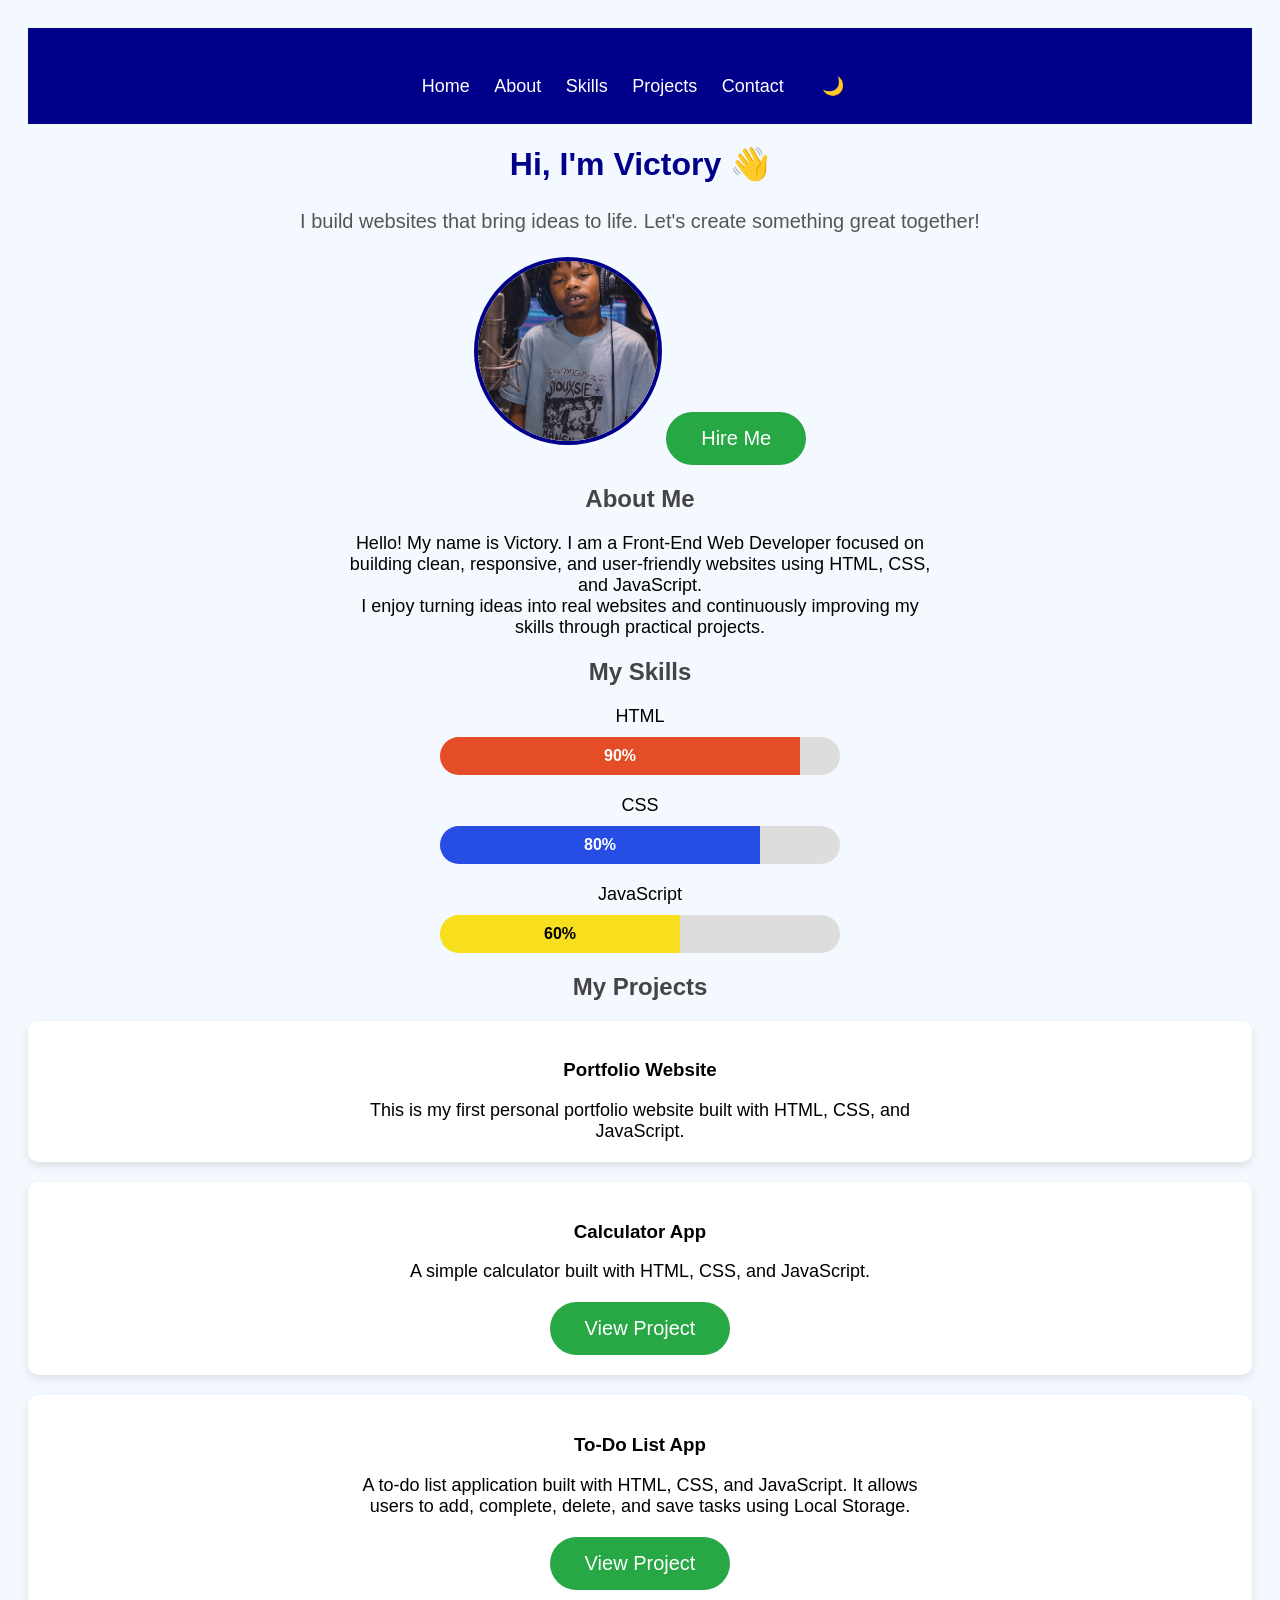
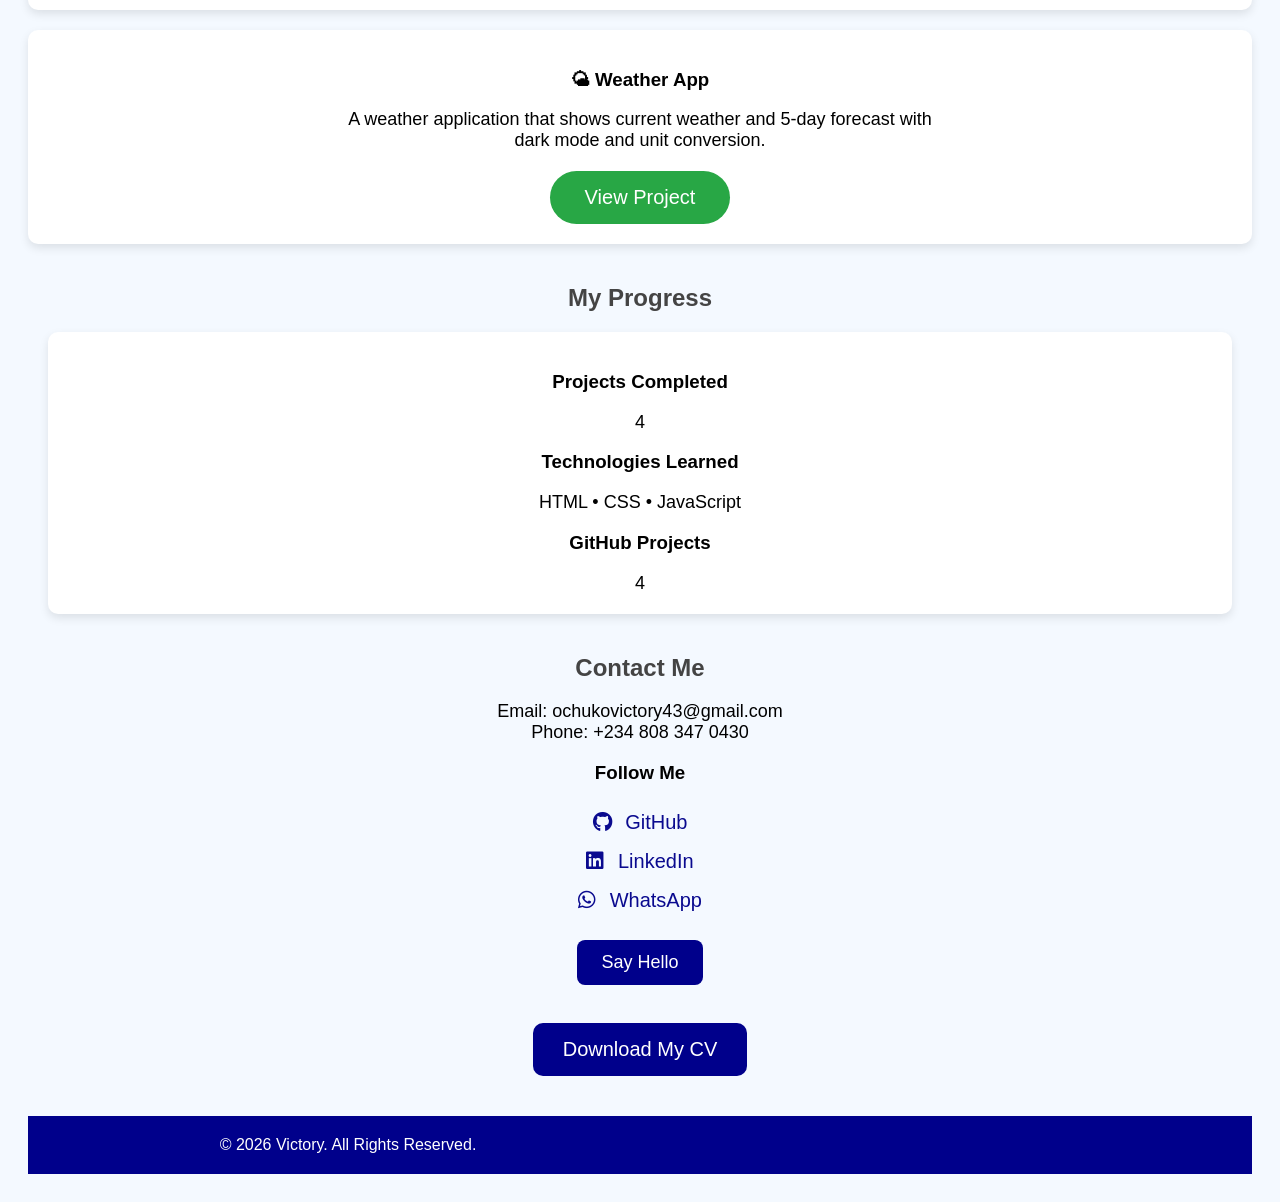
<file: index.html>
<!DOCTYPE html>
<html>
<head>
    <title>Victory's Portfolio</title>
    <link rel="stylesheet" href="style.css">
    
<link rel="stylesheet" href="https://cdnjs.cloudflare.com/ajax/libs/font-awesome/6.5.2/css/all.min.css">
</head>
    <body>
  
<nav>
    <a href="#">Home</a>
    <a href="#about">About</a>
    <a href="#skills">Skills</a>
    <a href="#projects">Projects</a>
    <a href="#contact">Contact</a>
    <button onclick="toggleMode()">🌙</button>
</nav>
      
<h1>Hi, I'm Victory 👋</h1>

<p class="intro">
    I build websites that bring ideas to life. Let's create something great together!
</p>

<img src="victory.jpg" alt="Victory's Photo">

<a href="#contact">
    <button class="hire-btn">Hire Me</button>
</a>

<!-- About Me Section -->
<section id="about" class="about">
    <h2>About Me</h2>
    <p>
        Hello! My name is Victory. I am a Front-End Web Developer focused on building clean, 
        responsive, and user-friendly websites using HTML, CSS, and JavaScript.
    </p>
    <p>
        I enjoy turning ideas into real websites and continuously improving my skills 
        through practical projects.
    </p>
</section>

<section id="skills">
    <h2>My Skills</h2>

    <p>HTML</p>
    <div class="skill-bar">
        <div class="skill html">90%</div>
    </div>

    <p>CSS</p>
    <div class="skill-bar">
        <div class="skill css">80%</div>
    </div>

    <p>JavaScript</p>
    <div class="skill-bar">
        <div class="skill js">60%</div>
    </div>
</section>

<h2 id="projects">My Projects</h2>

<div class="project">
    <h3>Portfolio Website</h3>
    <p>This is my first personal portfolio website built with HTML, CSS, and JavaScript.</p>
</div>

<div class="project">
    <h3>Calculator App</h3>
    <p>A simple calculator built with HTML, CSS, and JavaScript.</p>
    <a href="Calculator/index.html" target="_blank">
    <button class="hire-btn">View Project</button>
</a>
</div>

<div class="project">
    <h3>To-Do List App</h3>
    <p>A to-do list application built with HTML, CSS, and JavaScript. It allows users to add, complete, delete, and save tasks using Local Storage.</p>

    <a href="TodoApp/index.html" target="_blank">
        <button class="hire-btn">View Project</button>
    </a>
</div>
      
<!-- Weather App Card -->
      <div class="project">
    <h3>🌤 Weather App</h3>
    <p>
        A weather application that shows current weather and 5-day forecast
        with dark mode and unit conversion.
    </p>

    <a href="WeatherApp/" target="_blank">
    <button class="hire-btn">View Project</button>
    </a>
      </div>
      
<section id="stats">
    <h2>My Progress</h2>

    <div class="project">
        <h3>Projects Completed</h3>
        <p>4</p>

        <h3>Technologies Learned</h3>
        <p>HTML • CSS • JavaScript</p>

        <h3>GitHub Projects</h3>
        <p>4</p>
    </div>
</section>

<h2 id="contact">Contact Me</h2>
<p>Email: ochukovictory43@gmail.com</p>
<p>Phone: +234 808 347 0430</p>

<h3>Follow Me</h3>

<div class="social-links">

<a href="https://github.com/vicktory17" target="_blank">
    <i class="fab fa-github"></i> GitHub
</a><br>

<a href="https://linkedin.com/in/vicktory17" target="_blank">
    <i class="fab fa-linkedin"></i> LinkedIn
</a><br>

<a href="https://wa.me/2348083470430" target="_blank">
    <i class="fab fa-whatsapp"></i> WhatsApp
</a><br>

</div>

<button onclick="sayHello()">Say Hello</button>

<br><br>
<a href="cv.pdf" download>
    <button>Download My CV</button>
</a>

<footer>
    <p>© 2026 Victory. All Rights Reserved.</p>
</footer>

<script src="script.js"></script>
</body>
</html>
</file>
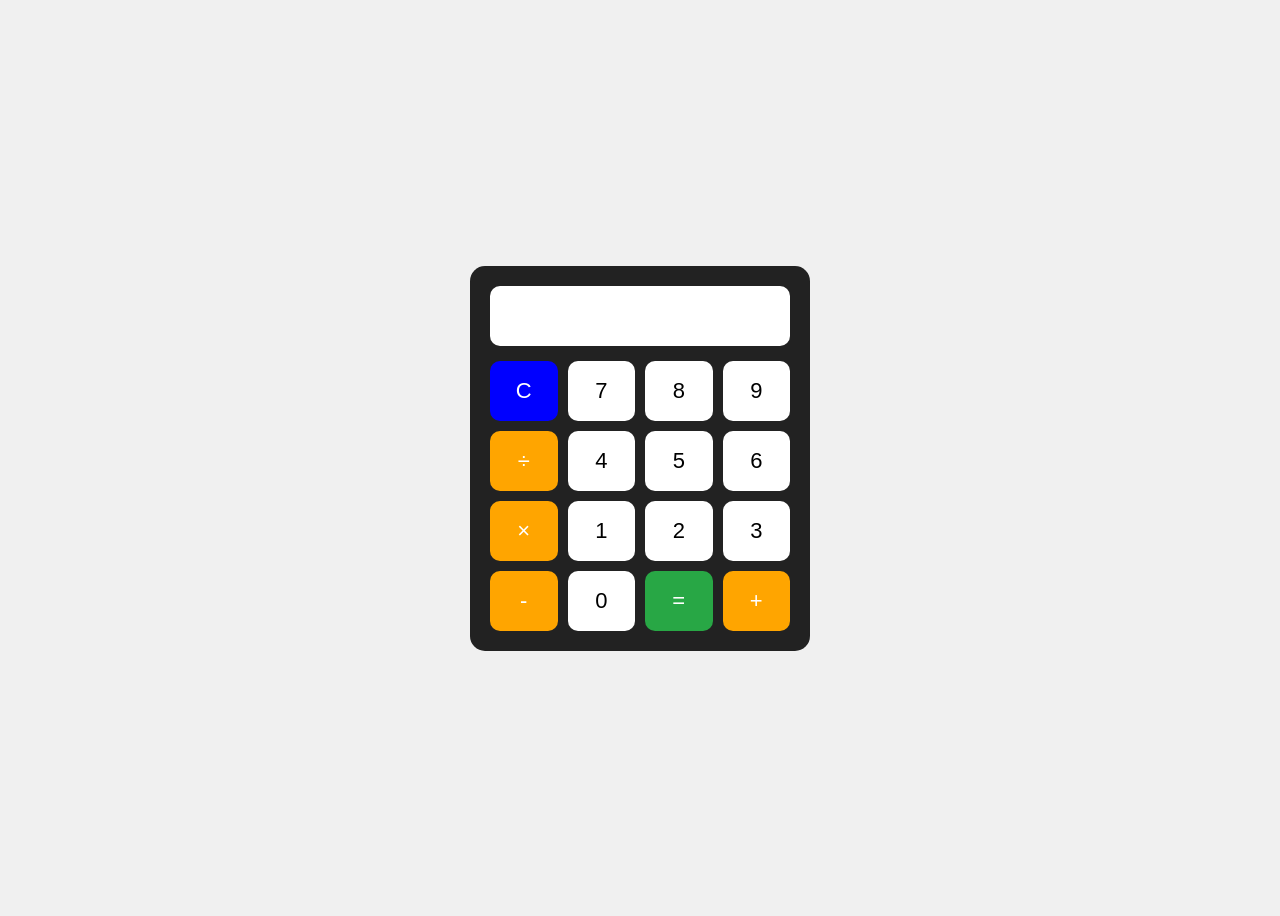
<file: Calculator/index.html>
<!DOCTYPE html>
<html>
<head>
    <title>Calculator</title>
    <link rel="stylesheet" href="style.css">
</head>

<body>

    <div class="calculator">
        <input type="text" id="display" readonly>

<div class="buttons">
  <button class="clear" onclick="clearDisplay()">C</button>
    <button onclick="append('7')">7</button>
    <button onclick="append('8')">8</button>
    <button onclick="append('9')">9</button>

    <button class="operator" onclick="append('/')">÷</button>
    <button onclick="append('4')">4</button>
    <button onclick="append('5')">5</button>
    <button onclick="append('6')">6</button>

    <button class="operator" onclick="append('*')">×</button>
    <button onclick="append('1')">1</button>
    <button onclick="append('2')">2</button>
    <button onclick="append('3')">3</button>

    <button class="operator" onclick="append('-')">-</button>
    <button onclick="append('0')">0</button>
   <button class="equal" onclick="calculate()">=</button>
    <button class="operator" onclick="append('+')">+</button>
</div>
    </div>

    <script src="script.js"></script>
    
</body>
</html>
</file>
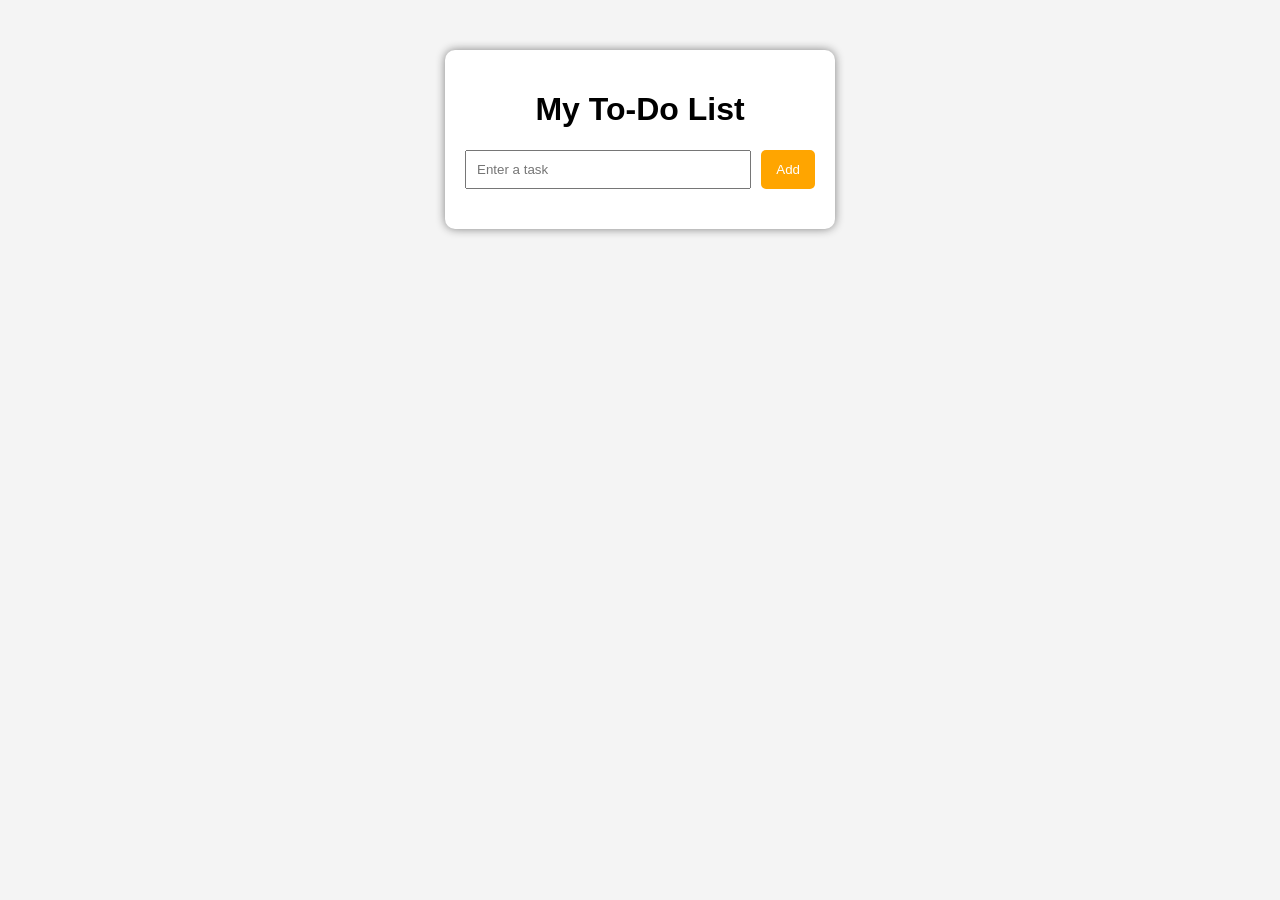
<file: TodoApp/index.html>
<!DOCTYPE html>
<html>
<head>
    <title>To-Do List App</title>
    <link rel="stylesheet" href="style.css">
</head>
<body>

    <div class="container">
        <h1>My To-Do List</h1>

        <div class="input-area">
            <input type="text" id="taskInput" placeholder="Enter a task">
            <button onclick="addTask()">Add</button>
        </div>

        <ul id="taskList"></ul>
    </div>

    <script src="script.js"></script>

</body>
</html>
</file>
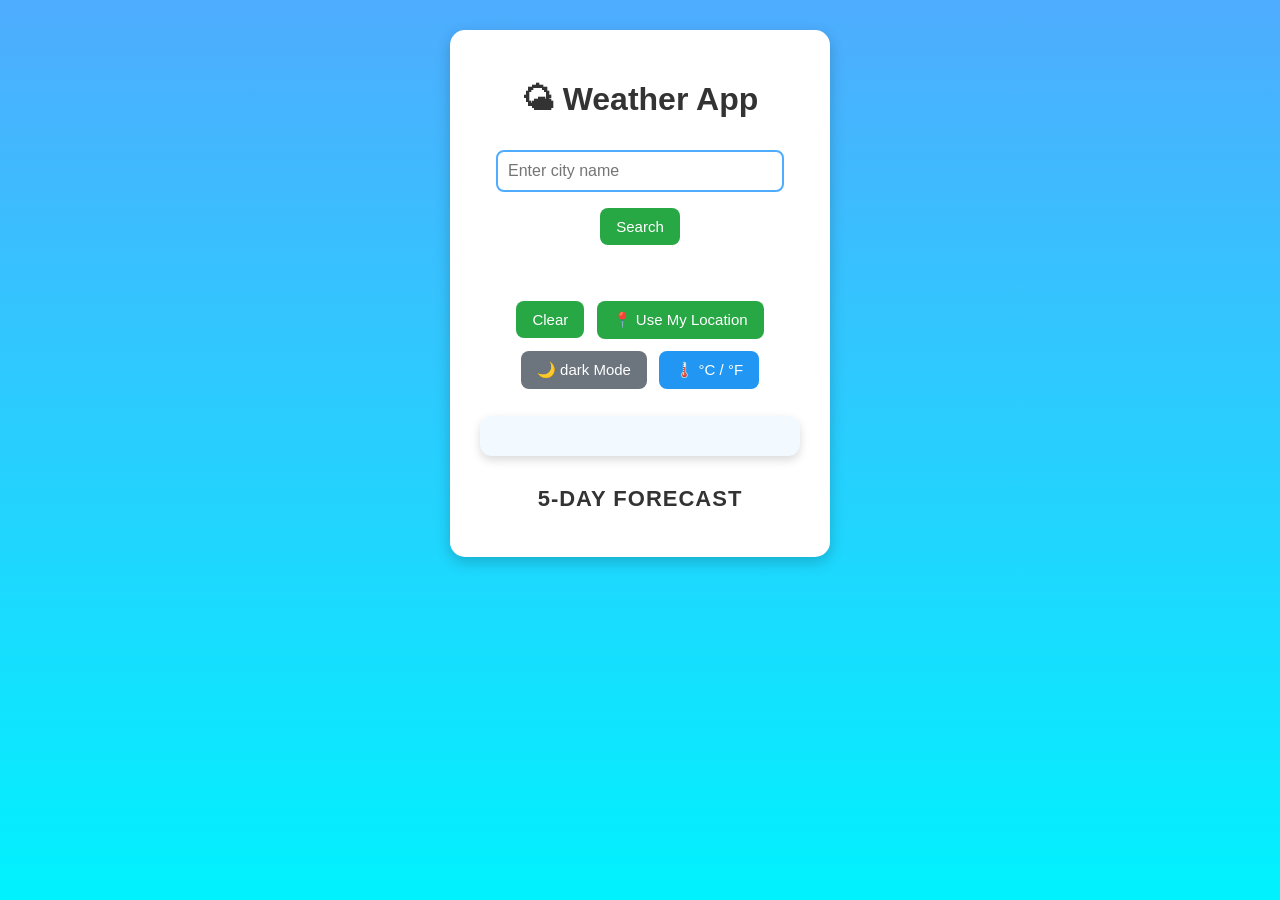
<file: Weather App/index.html>
<!DOCTYPE html>
<html lang="en">
<head>
    <meta charset="UTF-8">
    <meta name="viewport" content="width=device-width, initial-scale=1.0">
    <title>Weather App</title>
    <link rel="stylesheet" href="style.css">
</head>
<body>

<div class="weather-container">
    <h1>🌤 Weather App</h1>

    <input type="text" id="cityInput" placeholder="Enter city name">

    <button onclick="searchWeather()">Search</button>

<p id="errorMessage"></p>
  
    <button onclick="clearWeather()">Clear</button>
    
    <button onclick="getMyLocation()">📍 Use My Location</button>

<button id="darkModeBtn">🌙 dark Mode</button>
    
    <button id="unitToggle">🌡️ °C / °F</button>

<div id="weatherResult">
    <h2 id="city"></h2>
  
    <div class="weather-info">
      <img id="weatherIcon" alt="Weather icon" style="display: none;">
        <p id="temperature"></p>
        <p id="feelsLike"></p>
        <p id="description"></p>
        <p id="humidity"></p>
        <p id="wind"></p>
        <p id="pressure"></p>
        <p id="cloudiness"></p>
        <p id="sunrise"></p>
<p id="sunset"></p>
    </div>
    
    <div id="forecast">
    <h2>5-Day Forecast</h2>
    <div id="forecastList"></div>
</div>

</div>

  <script src="script.js"></script>

</body>
  </html>
</file>
<file: style.css>
body {
    background-color: #f4f9ff;
    font-family: Arial, sans-serif;
    text-align: center;
    padding: 20px;
}

h1 {
    color: darkblue;
}

h2 {
    color: #444;
}

    img {
    width: 180px;
    height: 180px;
    border-radius: 50%;
    object-fit: cover;
    border: 4px solid darkblue;
}

p {
    font-size: 18px;
    max-width: 600px;
    margin: auto;
}

ul {
    list-style: none;
    padding: 0;
}

li {
    background: darkblue;
    color: white;
    margin: 10px auto;
    padding: 10px;
    width: 200px;
    border-radius: 8px;
}

button {
    margin-top: 20px;
    padding: 12px 24px;
    font-size: 18px;
    border: none;
    border-radius: 8px;
    background: darkblue;
    color: white;
}

nav {
    background-color: darkblue;
    padding: 15px;
    text-align: center;
}

nav a {
    color: white;
    text-decoration: none;
    margin: 8px 10px;
    font-size: 18px;
}

nav a:hover {
    color: yellow;
}

.project {
    background: white;
    padding: 20px;
    margin: 20px auto;
    border-radius: 10px;
    box-shadow: 0 2px 8px gray;
  transition: transform 0.3s ease;
}

.project:hover {
    transform: translateY(-5px);
}

html {
    scroll-behavior: smooth;
}

footer {
    background: darkblue;
    color: white;
    text-align: center;
    padding: 20px;
    margin-top: 40px;
}

footer p {
    margin: 0;
    font-size: 16px;
}

button {
    transition: 0.3s;
}

button:hover {
    background: royalblue;
    transform: scale(1.05);
}

a button {
    background: darkblue;
    color: white;
    padding: 15px 30px;
    border: none;
    border-radius: 10px;
    font-size: 20px;
    cursor: pointer;
    margin-top: 20px;
}

a button:hover {
    background: navy;
}

.dark-mode {
    background-color: #121212;
    color: white;
}

.dark-mode .social-links a {
color: #87cefa;
text-decoration: none;
}

.dark-mode .social-links a:hover {
color: #ffffff;
}

.dark-mode .project {
    background: #222;
    color: white;
}

.dark-mode nav {
    background: #000080;
}

.skill-bar {
    width: 90%;
    max-width: 400px;
    background: #ddd;
    border-radius: 20px;
    margin: 10px auto 20px;
    overflow: hidden;
}

.skill {
    color: white;
    text-align: center;
    padding: 10px 0;
    font-weight: bold;
    animation: fillBar 2s ease;
}

.html {
    width: 90%;
    background: #e44d26;
}

.css {
    width: 80%;
    background: #264de4;
}

.js {
    width: 60%;
    background: #f7df1e;
    color: black;
}

@keyframes fillBar {
    from {
        width: 0;
    }
}

section {
    animation: fadeIn 1s ease-in;
}

@keyframes fadeIn {
    from {
        opacity: 0;
        transform: translateY(30px);
    }

    to {
        opacity: 1;
        transform: translateY(0);
    }
}

.social-links a {
    display: inline-block;
    margin: 8px;
    font-size: 20px;
    text-decoration: none;
    color: #0a0a8f;
    transition: 0.3s;
}

.social-links a:hover {
    color: #ff9800;
    transform: scale(1.2);
}

.social-links i {
    margin-right: 8px;
}

.intro {
    font-size: 20px;
    max-width: 700px;
    margin: 20px auto;
    line-height: 1.6;
    color: #555;
}

.dark-mode .intro {
    color: #ddd;
}

.hire-btn {
    background: #28a745;
    color: white;
    padding: 15px 35px;
    border: none;
    border-radius: 30px;
    font-size: 20px;
    cursor: pointer;
    transition: 0.3s;
}

.hire-btn:hover {
    background: #218838;
    transform: scale(1.05);
}

#stats {
    text-align: center;
    margin: 40px 20px;
}

#stats .project {
    padding: 20px;
}

.project {
    background: white;
    padding: 20px;
    margin: 20px 0;
    border-radius: 10px;
    box-shadow: 0 4px 10px rgba(0,0,0,0.1);
    transition: transform 0.3s, box-shadow 0.3s;
}

.project:hover {
    transform: translateY(-5px);
    box-shadow: 0 8px 20px rgba(0,0,0,0.2);
}

body.dark-mode {
    background-color: #121212;
    color: #f1f1f1;
}

body.dark-mode h2,
body.dark-mode h3 {
    color: #ffffff;
}

body.dark-mode p {
    color: #dddddd;
}

body.dark-mode .project-card {
    background-color: #1e1e1e;
    border: 1px solid #333;
}

body.dark-mode .btn {
    background-color: #22c55e;
    color: white;
}

/* Mobile Responsiveness */
@media (max-width: 600px) {
body {
padding: 10px;
}

img {
    max-width: 100%;
    height: auto;
}

nav a {
    display: inline-block;
    margin: 8px;
}

.project {
    width: 100%;
    box-sizing: border-box;
}

button {
    max-width: 100%;
}

}
</file>
<file: Calculator/style.css>
body {
    font-family: Arial, sans-serif;
    background: #f0f0f0;
    display: flex;
    justify-content: center;
    align-items: center;
    height: 100vh;
}

.calculator {
    background: #222;
    padding: 20px;
    border-radius: 15px;
    width: 300px;
}

#display {
    width: 100%;
    height: 60px;
    font-size: 24px;
    text-align: right;
    margin-bottom: 15px;
    border: none;
    border-radius: 10px;
    padding-right: 10px;
    box-sizing: border-box;
}

.buttons {
    display: grid;
    grid-template-columns: repeat(4, 1fr);
    gap: 10px;
}

button {
    height: 60px;
    font-size: 22px;
    border: none;
    border-radius: 10px;
    cursor: pointer;
    background: white;
    transition: 0.2s;
}

button:hover {
    transform: scale(1.05);
}

button:hover {
    background: #ddd;
}

.clear {
    background: blue;
    color: white;
}

.equal {
    background: #28a745;
    color: white;
}

.operator {
     background: #ffa500;
     color: white;
}
     
.operator {
      background:#ffa500;
      color:white;
} 

.operator { 
      background: #ffa500;
      color:white;
} 

.operator {
      background: #ffa500;
      color:white;
}
</file>
<file: TodoApp/style.css>
body {
    font-family: Arial, sans-serif;
    background: #f4f4f4;
    display: flex;
    justify-content: center;
    margin-top: 50px;
}

.container {
    background: white;
    padding: 20px;
    width: 350px;
    border-radius: 10px;
    box-shadow: 0 0 10px gray;
}

h1 {
    text-align: center;
}

.input-area {
    display: flex;
    gap: 10px;
}

input {
    flex: 1;
    padding: 10px;
}

button {
    padding: 10px 15px;
    background: orange;
    color: white;
    border: none;
    cursor: pointer;
    border-radius: 5px;
}

button:hover {
    background: darkorange;
}

ul {
    list-style: none;
    padding: 0;
    margin-top: 20px;
}

li {
    display: flex;
    justify-content: space-between;
    background: #eee;
    padding: 10px;
    margin-bottom: 10px;
    border-radius: 5px;
}

.delete-btn {
    background: red;
}

.completed {
    text-decoration: line-through;
    color: gray;
}
</file>
<file: Weather App/style.css>
body {
    margin: 0;
    font-family: Arial, sans-serif;
    background: linear-gradient(to bottom, #4facfe, #00f2fe);
    display: flex;
    justify-content: center;
    align-items: flex-start;
    min-height: 100vh;
    padding: 30px 0;
    box-sizing: border-box;
    transition: background 0.3s ease;
}

body.dark-mode {
    background: #1a1a1a;
    color: white;
}

.weather-container {
    background: white;
    padding: 30px;
    border-radius: 15px;
    text-align: center;
    width: 320px;
    box-shadow: 0 5px 15px rgba(0,0,0,0.2);
    transition: background 0.3s ease;
}

body.dark-mode .weather-container {
    background: #2d2d2d;
}

h1 {
    color: #333;
}

body.dark-mode h1 {
    color: white;
}

input {
    width: 90%;
    padding: 10px;
    margin: 10px 0;
    border: 2px solid #4facfe;
    border-radius: 8px;
    font-size: 16px;
    box-sizing: border-box;
}

button {
    background: #28a745;
    color: white;
    border: none;
    padding: 10px 16px;
    margin: 6px 4px;
    border-radius: 8px;
    font-size: 15px;
    cursor: pointer;
    transition: 0.3s;
}

button:hover {
    transform: scale(1.05);
    opacity: 0.9;
}

#unitToggle {
    background: #2196f3;
}

#darkModeBtn {
    background: #6c757d;
}

#errorMessage {
    color: #dc3545;
    font-weight: 500;
    margin: 10px 0;
    min-height: 24px;
}

body.dark-mode #errorMessage {
    color: #ff6b6b;
}

#city {
    margin-top: 20px;
    font-size: 26px;
    color: #333;
}

body.dark-mode #city {
    color: white;
}

/* ===== MAIN WEATHER CARD (FIXED FOR DARK MODE) ===== */
.weather-info {
    margin-top: 20px;
    padding: 15px;
    border-radius: 12px;
    background: #f2f9ff;
    box-shadow: 0 4px 10px rgba(0, 0, 0, 0.15);
    transition: background 0.3s ease;
}

body.dark-mode .weather-info {
    background: #3a3a3a;
}

.weather-info p {
    font-size: 17px;
    font-weight: 500;
    line-height: 1.5;
    margin: 10px 0;
    color: #333;
    text-align: center;
}

body.dark-mode .weather-info p {
    color: #f0f0f0;
}

#weatherIcon {
    width: 100px;
    height: 100px;
    display: block;
    margin: 0 auto 10px;
}

/* ===== FORECAST ===== */
#forecast {
    margin-top: 30px;
}

#forecast h2 {
    color: #333;
    margin-bottom: 15px;
    font-size: 22px;
    letter-spacing: 1px;
    text-transform: uppercase;
}

body.dark-mode #forecast h2 {
    color: white;
}

#forecastList {
    display: grid;
    grid-template-columns: repeat(2, 1fr);
    gap: 12px;
}

#forecastList > div {
    background: #f2f9ff;
    padding: 14px 10px;
    border-radius: 16px;
    box-shadow: 0 4px 10px rgba(0, 0, 0, 0.1);
    text-align: center;
    transition: transform 0.3s ease, background 0.3s ease;
}

body.dark-mode #forecastList > div {
    background: #3a3a3a;
    color: white;
}

#forecastList > div:hover {
    transform: translateY(-4px);
}

#forecastList h3 {
    margin: 0 0 8px;
    color: #333;
    font-size: 15px;
    line-height: 1.3;
}

body.dark-mode #forecastList h3 {
    color: white;
}

#forecastList p {
    margin: 6px 0;
    color: #444;
    font-size: 14px;
}

body.dark-mode #forecastList p {
    color: #ddd;
}

#forecastList img {
    width: 60px;
    height: 60px;
}

/* Mobile */
@media (max-width: 600px) {
    .weather-container {
        width: 92%;
        padding: 20px 15px;
    }

    #forecastList {
        grid-template-columns: repeat(2, 1fr);
    }
}
</file>
